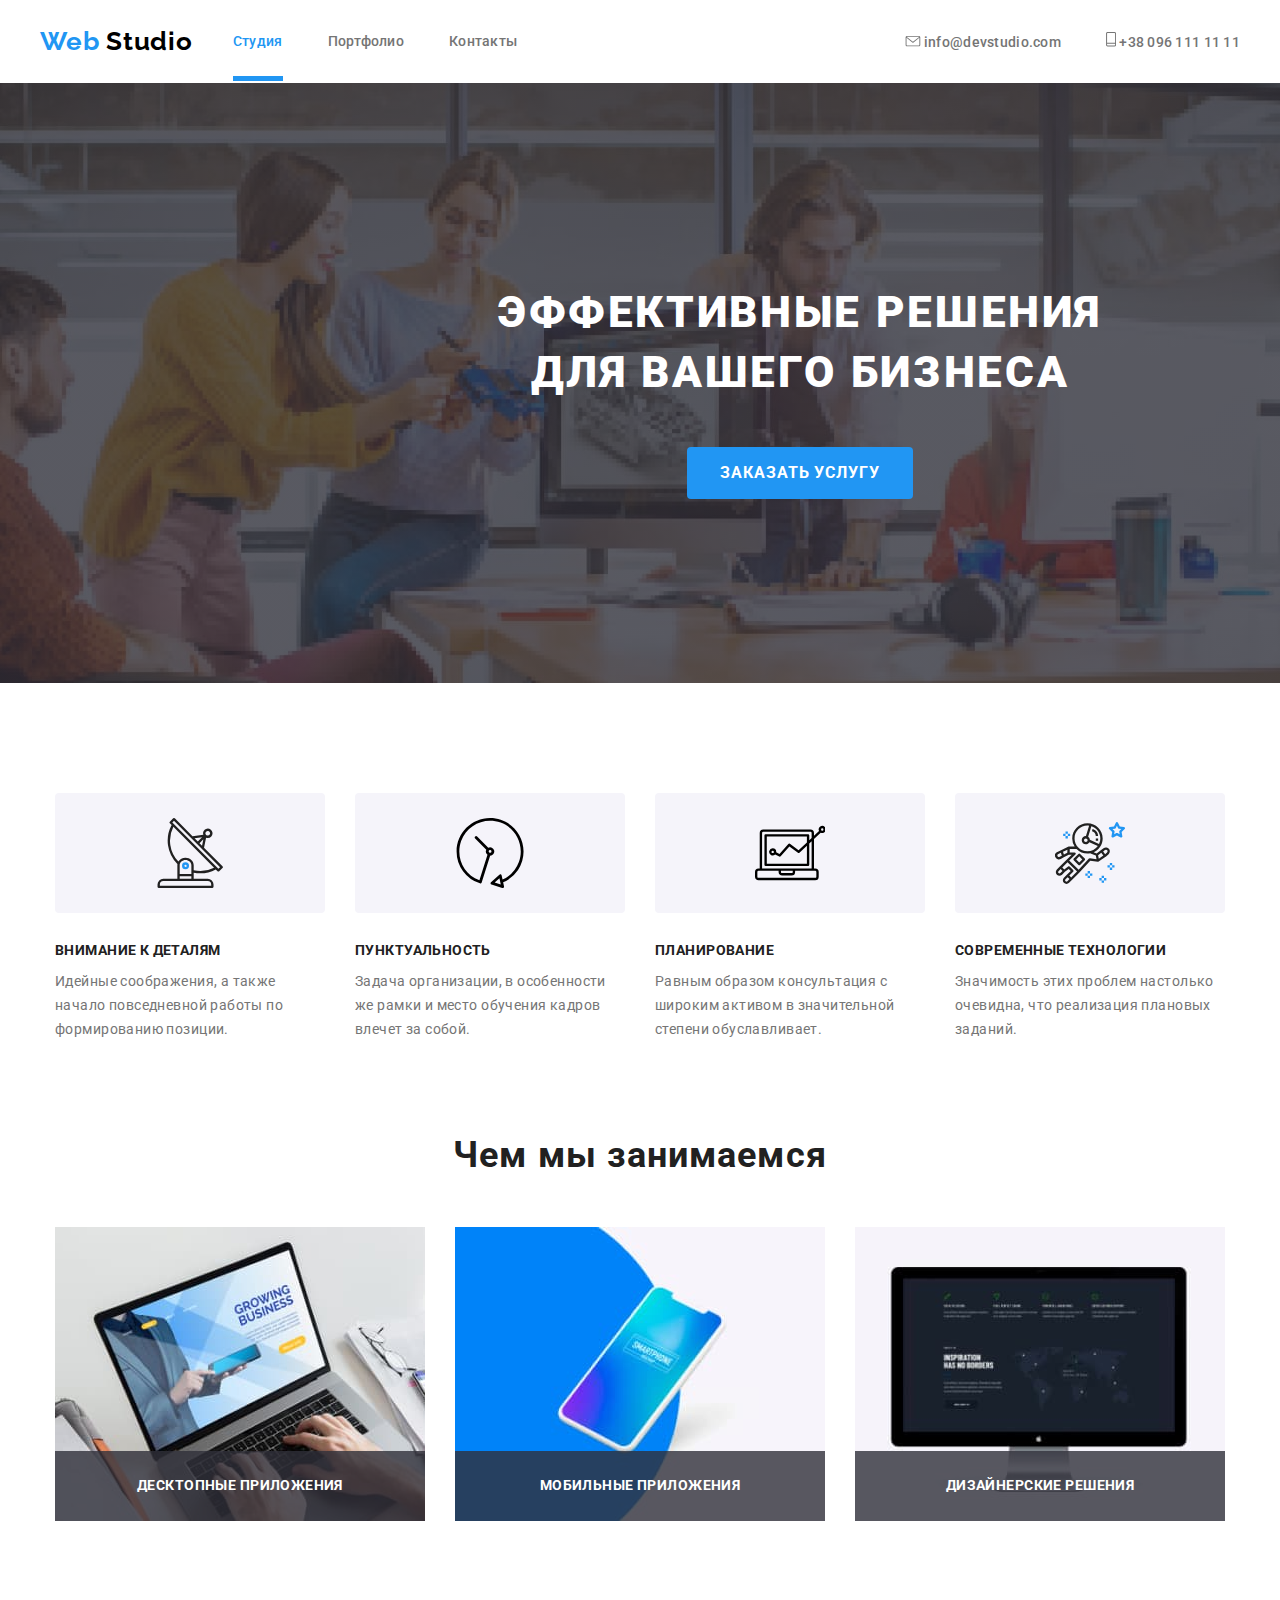
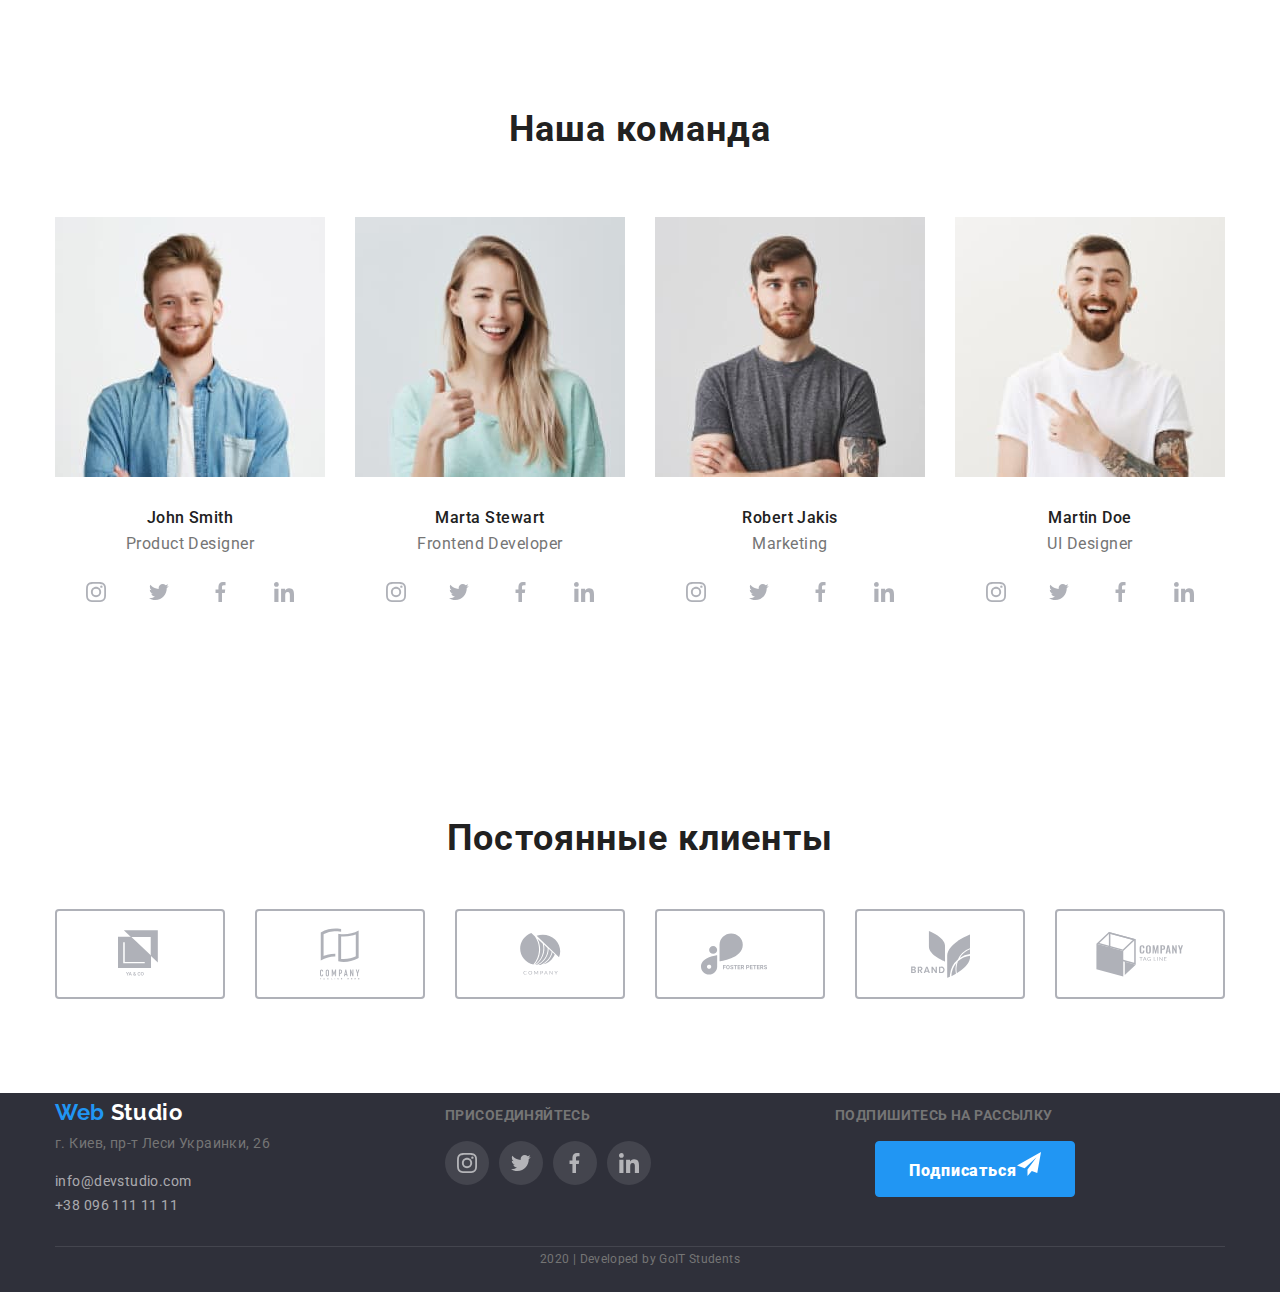
<file: index.html>
<!DOCTYPE html>
<html lang="en">
  <head>
    <meta charset="UTF-8" />
    <meta name="viewport" content="width=device-width, initial-scale=1.0" />
    <title>Document</title>
    <link
      href="https://fonts.googleapis.com/css2?family=Raleway:wght@700&family=Roboto:wght@400;500;700;900&display=swap"
      rel="stylesheet"
    />
    <link rel="stylesheet" href="https://cdnjs.cloudflare.com/ajax/libs/modern-normalize/0.6.0/modern-normalize.min.css"
    />
    <link rel="stylesheet" href="./css/style.css" />
  </head>
  <body class="page">
    <header class="page-header">
      <div class="main-nav">
        <div class="logo">
          <a href="/" class="logo">
            <span class="accent"> Web </span> Studio
          </a>
        </div>
        <div class="site-nav">
          <ul class="site-nav">
              <li class="item"><a href="" class="link current">Студия</a></li>
              <li class="item"><a href="./portfolio.html" class="link">Портфолио</a></li>
              <li class="item"><a href="" class="link">Контакты</a></li>
          </ul>
        </div>
        <div class="contacts">
          <ul class="site-nav">
            <li class="item">
              <a href="mailto:info@devstudio.com" class="link">
                <svg class="icon-contact" width="16px" height="11px">
                  <use href="./images/symbol-defs.svg#icon-envelope"></use>
                </svg>
                info@devstudio.com</a></li>
            <li class="item"><a href="" class="link">
              <svg class="icon-contact" width="10px" height="15px">
                <use href="./images/symbol-defs.svg#icon-mobile"></use>
              </svg>
              +38 096 111 11 11</a></li>
          </ul>
        </div>
      </div>
    </header>
     <main>
       <div class="overlay">
      <section class="hero">
        <h1 class="hero-title">Эффективные решения для вашего бизнеса</h1>
        <a href="" class="button primery">Заказать услугу</a>
      </section>
      </div>
      <section class="section">
      <div class="container">
<div class="advantages">
        <h2 class="advantages-title is-hidden">Наши преимущества</h2>
        <ul class="advantages-list">
          <li class="img">
            <div class="">
            <svg class="advantages-img" width="70" height="70">
              <use href="./images/symbol-defs.svg#icon-satellite"></use>
            </svg>
            </div>
            <!--<img class="advantages-img" src="./images/Vector(1).svg"
              alt="спутниковая тарелка"
              width="65"
            />-->
            <h2 class="advantages-title">Внимание к деталям</h2>
            <p class="section-text">
              Идейные соображения, а также начало повседневной работы по
              формированию позиции.
            </p>
          </li>
          <li class="img">
            <svg class="advantages-img" width="70px" height="70px">
              <use href="./images/symbol-defs.svg#icon-clock"></use>
            </svg>
            <!--<img class="advantages-img" src="./images/Vector(2).svg" alt="часы" width="67" />-->
            <h2 class="advantages-title">Пунктуальность</h2>
            <p class="section-text">
              Задача организации, в особенности же рамки и место обучения кадров
              влечет за собой.
            </p>
          </li>
          <li class="img">
            <svg class="advantages-img" width="70px" height="70px">
              <use href="./images/symbol-defs.svg#icon-laptop"></use>
            </svg>
            <!--<img class="advantages-img" src="./images/Vector(3).svg" alt="компьютер" width="70" />-->
            <h2 class="advantages-title">Планирование</h2>
            <p class="section-text">
              Равным образом консультация с широким активом в значительной
              степени обуславливает.
            </p>
          </li>
          <li class="img">
            <svg class="advantages-img" width="70px" height="70px">
              <use href="./images/symbol-defs.svg#icon-astronaut"></use>
            </svg>
            <!--<img class="advantages-img" src="./images/Vector(4).svg" alt="космонавт" width="55" />-->
            <h2 class="advantages-title">Современные технологии</h2>
            <p class="section-text">
              Значимость этих проблем настолько очевидна, что реализация
              плановых заданий.
            </p>
          </li>
        </ul>
</div>
      </section>
      
      <section class="doing">
        <div class="container">
        <h3 class="doing-title">Чем мы занимаемся</h3>
        <ul class="doing-list">
            <li class="box">
            <div class="activity">
              <a href="">
               <img class="doing-img" src="./images/img-nout.jpg" alt="ноутбук"/></a>
              <div class="activity-link">
                <a href="" class="link">Десктопные приложения</a>
              </div>
            </div>
          </li>
          <li class="box">
            <div class="activity">
              <a href="">
                <img class="doing-img" src="./images/box-tel.jpg" alt="телефон" /></a>
              <div class="activity-link">
                <a href="" class="link">Мобильные приложения</a>
              </div>
            </div>
          </li>
          <li class="box">
            <div class="activity">
              <a href="">
                <img class="doing-img" src="./images/monic.jpg" alt="монитор" /></a>
              <div class="activity-link">
                <a href="" class="link">Дизайнерские решения</a>
              </div>
            </div>
          </li>
        </ul>
        </div>
      </section>
      <div class="container-bgd">
      <section class="team">
        <div class="container container-people">
        <h4 class="team-title">Наша команда</h4>
        <div class="container-team">
        <div class="people">
          <ul class="social-links">
          <li>
            <img class="team-img"
              src="./images/people1.jpg" alt="Джон Смит, дизайнер" width="270"
            />
            <h4 class="team-people">John Smith</h4>
            <p class="team-text">Product Designer</p>
          </li>
        </ul>
        <ul class="social-links">
          <div class="social-icon">
          <li>
              <a href="" aria-label="Ссылка на Instagram" class= "link"> 
              <svg class="icon-link" width="20px" height="20px">
                <use href="./images/symbol-defs.svg#icon-instagram"></use>
              </svg>
              </a>
          </li>
          <li>
            <a href="" aria-label="Ссылка на Twitter" class="link">
              
              <svg class="icon-link" width="20px" height="20px">
                <use href="./images/symbol-defs.svg#icon-twitter"></use>
              
              </svg></a>
          </li>
          <li>
            <a href="" aria-label="Ссылка на Facebook" class="link">
              <svg class="icon-link" width="20px" height="20px">
                <use href="./images/symbol-defs.svg#icon-facebook"></use>
              </svg>
            </a>
          </li>
          <li>
            <a href="" aria-label="Ссылка на Linkedin" class="link">
              <svg class="icon-link" width="20px" height="20px">
                <use href="./images/symbol-defs.svg#icon-linkedin"></use>
              </svg>
            </a>
          </li>
          </div>
        </ul>
        </div>
        <div class="people">
        <ul class="social-links">
          <li>
            <img class="team-img"
              src="./images/people2.jpg"
              alt="Марта Стеварт, фронтэнд разработчик" width="270"
            />
            <h4 class="team-people">Marta Stewart</h4>
            <p class="team-text">Frontend Developer</p>
          </li>
        </ul>
        <ul class="social-links">
          <div class="social-icon">
          <li>
            <a href="" aria-label="Ссылка на Instagram" class="link">
              <svg class="icon-link" width="20px" height="20px">
                <use href="./images/symbol-defs.svg#icon-instagram"></use>
              </svg>
              </a>
          </li>
          <li>
            <a href="" aria-label="Ссылка на Twitter" class="link">
              <svg class="icon-link" width="20px" height="20px">
                <use href="./images/symbol-defs.svg#icon-twitter"></use>
              </svg>
              </a>
          </li>
          <li>
            <a href="" aria-label="Ссылка на Facebook" class="link">
              <svg class="icon-link" width="20px" height="20px">
                <use href="./images/symbol-defs.svg#icon-facebook"></use>
              </svg>
              </a>
          </li>
          <li>
            <a href="" aria-label="Ссылка на Linkedin" class="link">
              <svg class="icon-link" width="20px" height="20px">
                <use href="./images/symbol-defs.svg#icon-linkedin"></use>
              </svg>
              </a>
          </li>
          </div>
        </ul>
        </div>
        <div class="people">
        <ul class="social-links">
          <li>
            <img class="team-img"
              src="./images/people3.jpg" alt="Роберт Джакис, маркетинг" width="270"
            />
            <h4 class="team-people">Robert Jakis</h4>
            <p class="team-text">Marketing</p>
          </li>
        </ul>
        <ul class="social-links">
          <div class="social-icon">
          <li>
            <a href="" aria-label="Ссылка на Instagram" class="link"
              >
              <svg class="icon-link" width="20px" height="20px">
                <use href="./images/symbol-defs.svg#icon-instagram"></use>
              </svg>
            </a>
          </li>
          <li>
            <a href="" aria-label="Ссылка на Twitter" class="link">
              <svg class="icon-link" width="20px" height="20px">
                <use href="./images/symbol-defs.svg#icon-twitter"></use>
              </svg>
              </a>
          </li>
          <li>
            <a href="" aria-label="Ссылка на Facebook" class="link">
              <svg class="icon-link" width="20px" height="20px">
                <use href="./images/symbol-defs.svg#icon-facebook"></use>
              </svg>
              </a>
          </li>
          <li>
            <a href="" aria-label="Ссылка на Linkedin" class="link">
              <svg class="icon-link" width="20px" height="20px">
                <use href="./images/symbol-defs.svg#icon-linkedin"></use>
              </svg>
              </a>
          </li>
          </div>
        </ul>
        </div>
        <div class="people">
        <ul class="social-links">
          <li>
            <img class="team-img"
              src="./images/people4.jpg" alt="Мартин До, дизайнер" width="270"
            />
            <h4 class="team-people">Martin Doe</h4>
            <p class="team-text">UI Designer</p>
          </li>
        </ul>
        <ul class="social-links">
          <div class="social-icon">
          <li>
            <a href="" aria-label="Ссылка на Instagram" class="link">
              <svg class="icon-link" width="20px" height="20px">
                <use href="./images/symbol-defs.svg#icon-instagram"></use>
              </svg>
              </a>
          </li>
          <li>
            <a href="" aria-label="Ссылка на Twitter" class="link">
              <svg class="icon-link" width="20px" height="20px">
                <use href="./images/symbol-defs.svg#icon-twitter"></use>
              </svg>
              </a>
          </li>
          <li>
            <a href="" aria-label="Ссылка на Facebook" class="link">
              <svg class="icon-link" width="20px" height="20px">
                <use href="./images/symbol-defs.svg#icon-facebook"></use>
              </svg>
              </a>
          </li>
          <li>
            <a href="" aria-label="Ссылка на Linkedin" class="link">
              <svg class="icon-link" width="20px" height="20px">
                <use href="./images/symbol-defs.svg#icon-linkedin"></use>
              </svg>
              </a>
          </li>
          </div>
        </ul>
        </div>
        </div>
      </section>
      </div>
      <section class="container">
        <h5 class="customers-title">Постоянные клиенты</h5>
        <ul class="customers-list">
          
          <li class="item">
            <a href="" aria-label="Ссылка на YA&CO" class="link">
              <svg class="icon-link" width="44px" height="49px">
                <use href="./images/symbol-defs.svg#icon-ya"></use>
              </svg>
              </a>
          </li>
          <li class="item">
            <a href="" aria-label="Ссылка на COMPANY TAGLINE HERE" class="link">
              <svg class="icon-link" width="40px" height="52px">
                <use href="./images/symbol-defs.svg#icon-tag-line"></use>
              </svg>
              </a
            >
          </li>
          <li class="item">
            <a href="" aria-label="Ссылка на COMPANY" class="link"> 
              <svg class="icon-link" width="41px" height="42px">
                <use href="./images/symbol-defs.svg#icon-company"></use>
              </svg>
              </a>
          </li>
          <li class="item">
            <a href="" aria-label="Ссылка на FOSTER PETERS" class="link"
              > 
              <svg class="icon-link" width="79px" height="45px">
                <use href="./images/symbol-defs.svg#icon-foster"></use>
              </svg>
              </a>
          </li>
          <li class="item">
            <a href="" aria-label="Ссылка на BRAND" class="link">
              <svg class="icon-link" width="59px" height="47px">
                <use href="./images/symbol-defs.svg#icon-brand"></use>
              </svg>
              </a>
          </li>
          <li class="item">
            <a href="" aria-label="Ссылка на COMPANY TAG LINE" class="link">
              <svg class="icon-link" width="88px" height="45px">
                <use href="./images/symbol-defs.svg#icon-tag"></use>
              </svg>
              </a>
          </li>
          
        </ul>
      </div>
      </section>
      
      </div>
    </main>
    <div class="footer">
    <footer class="container">
      <div class="advantages-list">
      <div class="footer-box">
        <a href="/" class="logo"> Web <span class="studio"> Studio </span> </a>
      <address>
        г. Киев, пр-т Леси Украинки, 26
      </address>
      <ul class="footer-contacts">
        <li><a href="" class="link">info@devstudio.com</a></li>
        <li><a href="" class="link">+38 096 111 11 11</a></li>
      </ul>
      </div>
      <div class="footer-box">
      <b>Присоединяйтесь</b>
      
      <ul class="social-links">
        <div class="footer-links">
        <li>
          <a href="" aria-label="Ссылка на Instagram" class="link">
            <svg class="icon-link" width="20px" height="20px">
              <use href="./images/symbol-defs.svg#icon-instagram"></use>
            </svg>
            </a>
        </li>
        <li>
          <a href="" aria-label="Ссылка на Twitter" class="link">
            <svg class="icon-link" width="20px" height="20px">
              <use href="./images/symbol-defs.svg#icon-twitter"></use>
            </svg>
            </a>
        </li>
        <li>
          <a href="" aria-label="Ссылка на Facebook" class="link">
            <svg class="icon-link" width="20px" height="20px">
              <use href="./images/symbol-defs.svg#icon-facebook"></use>
            </svg>
            </a>
        </li>
        <li>
          <a href="" aria-label="Ссылка на Linkedin" class="link">
            <svg class="icon-link" width="20px" height="20px">
              <use href="./images/symbol-defs.svg#icon-linkedin"></use>
            </svg>
            </a>
        </li>
      </ul>
      </div>
      
      <div class="footer-box">
      <b>Подпишитесь на рассылку</b>
      <ul class="footer-links">
       <li>
        <a href="" class="footer-button">Подписаться <svg class="icon-link" width="24px" height="24px">
          <use href="./images/symbol-defs.svg#icon-convert"></use>
        </svg>
      </a>
       </li>
      </ul>
      </div>
      </div>
      <p class="developed">2020 | Developed by GoIT Students</p>
    </footer>
    </div>
  </body>
</html>
</file>
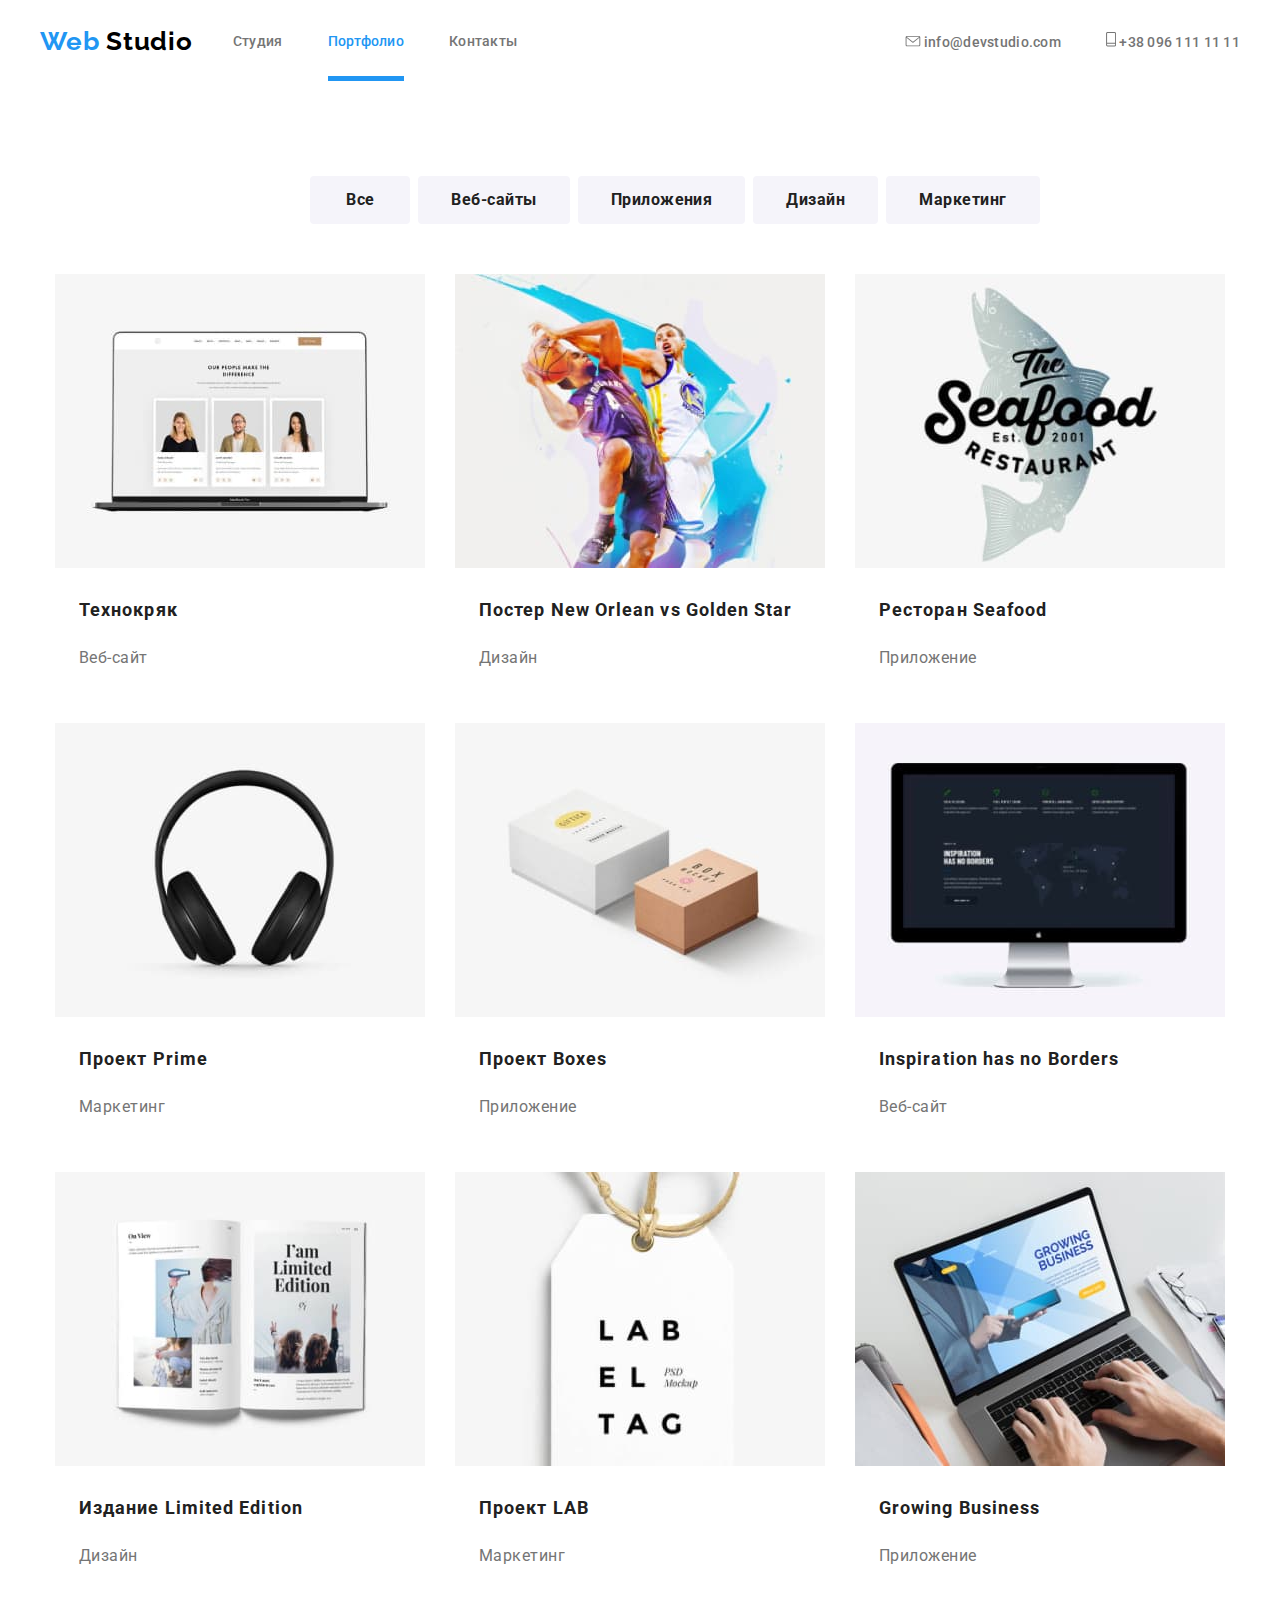
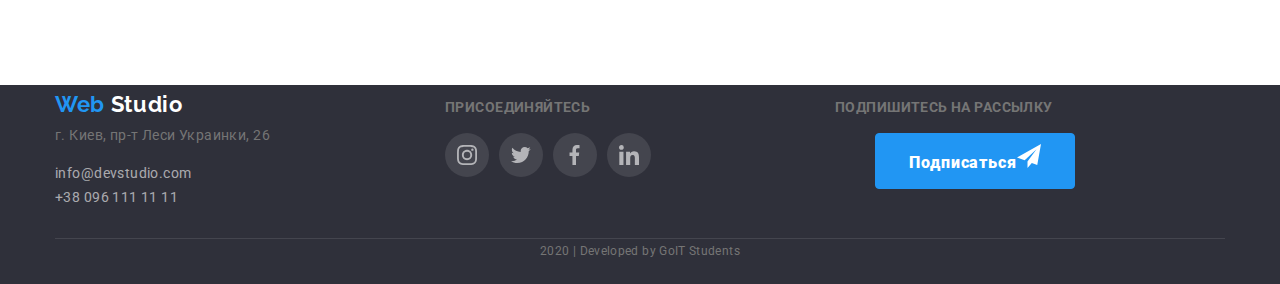
<file: portfolio.html>
<!DOCTYPE html>
<html lang="en">
  <head>
    <meta charset="UTF-8" />
    <meta name="viewport" content="width=device-width, initial-scale=1.0" />
    <title>Document</title>
    <link
      href="https://fonts.googleapis.com/css2?family=Raleway:wght@700&family=Roboto:wght@400;500;700;900&display=swap"
      rel="stylesheet" />
    <link rel="stylesheet" href="https://cdnjs.cloudflare.com/ajax/libs/modern-normalize/0.6.0/modern-normalize.min.css" />
    <link rel="stylesheet" href="./css/style.css" />
  </head>
  <body class="page">
    <header class="page-header">
      <div class="main-nav">
        <div class="logo">
          <a href="/" class="logo">
            <span class="accent"> Web </span> Studio
          </a>
        </div>
        <div class="site-nav">
          <ul class="site-nav">
            <li class="item"><a href="./index.html" class="link">Студия</a></li>
           
            <li class="item"><a href="" class="link current">Портфолио</a></li>
            
            <li class="item"><a href="" class="link">Контакты</a></li>
          </ul>
        </div>
        <div class="contacts">
          <ul class="site-nav">
            <li class="item">
              <a href="mailto:info@devstudio.com" class="link">
                <svg class="icon-contact" width="16px" height="11px">
                  <use href="./images/symbol-defs.svg#icon-envelope"></use>
                </svg>
                info@devstudio.com</a></li>
            <li class="item"><a href="" class="link">
                <svg class="icon-contact" width="10px" height="15px">
                  <use href="./images/symbol-defs.svg#icon-mobile"></use>
                </svg>
                +38 096 111 11 11</a></li>
          </ul>
        </div>
    </header>
    <main>
      <section class="section">
        
        <div class="container-works">
          <h1 class="title is-hidden">Виды портфолио</h1>
          <ul class="list-buttons">
            <li class="item"><a href="" class="buttons">Все</a></li>
            <li class="item"><a href="" class="buttons">Веб-сайты</a></li>
            <li class="item"><a href="" class="buttons">Приложения</a></li>
            <li class="item"><a href="" class="buttons">Дизайн</a></li>
            <li class="item"><a href="" class="buttons">Маркетинг</a></li>
          </ul>
         
           <h2 class="title-portfolio is-hidden">Портфолио</h2>
            <ul class="flex-container">
              
              <li class="flex-element">
                <div class="product">
                <div class="product-card">
                <a>
                  <img
                    src="./images/tehnok.jpg"
                    alt="Характеристика технокряк"
                    width="370"
                  />
                    <div class="product-text">               
                  <p class="text">
                    Технокряк это современная площадка распространения
                    коронавируса. Компании используют эту платформу для
                    цифрового шпионажа и атак на защищённые сервера конкурентов.
                  </p>
                    </div>
                  </div>
                  <h2 class="section-title">Технокряк</h2>
                  <p class="kind-portfolio">Веб-сайт</p>
                </a>
                </div>
               </li>
                
              <li class="flex-element">
                <div class="product">
                <div class="product-card">
                <a>
                  <img
                    src="./images/poster.jpg"
                    alt="Изображение постера"
                    width="370"
                  />                 
                <div class="product-text">
                  <p class="text">
                    Технокряк это современная площадка распространения
                    коронавируса. Компании используют эту платформу для
                    цифрового шпионажа и атак на защищённые сервера конкурентов.
                  </p>
                  </div>
                  </div>
                  <h2 class="section-title">
                   Постер New Orlean vs Golden Star
                  </h2>
                  <p class="kind-portfolio">Дизайн</p>
                </a>
                </div>
              </li>
              
              
              <li class="flex-element">
                <div class="product">
                <div class="product-card">
                <a>
                  <img
                    src="./images/restaurant.jpg"
                    alt="Изображение логотипа"
                    width="370"
                  />                  
                  <div class="product-text">
                  <p class="text">
                    Технокряк это современная площадка распространения
                    коронавируса. Компании используют эту платформу для
                    цифрового шпионажа и атак на защищённые сервера конкурентов.
                  </p>
                  </div>
                  </div>
                  <h2 class="section-title">Ресторан Seafood</h2>
                  <p class="kind-portfolio">Приложение</p>
                </a>
                </div>
              </li>
              
              
              <li class="flex-element">
                <div class="product">
                <div class="product-card">
                <a>
                  <img
                    src="./images/headphones.jpg"
                    alt="Изображение наушников"
                    width="370"
                  />
                  <div class="product-text">               
                  <p class="text">
                    Технокряк это современная площадка распространения
                    коронавируса. Компании используют эту платформу для
                    цифрового шпионажа и атак на защищённые сервера конкурентов.
                  </p>
                  </div>
                  </div>
                   <h2 class="section-title">Проект Prime</h2>
                  <p class="kind-portfolio">Маркетинг</p>
                </a>
                </div>
              </li>
              
              
              <li class="flex-element">
                <div class="product">
                <div class="product-card">
                <a>
                  <img
                    src="./images/boxes.jpg"
                    alt="Изображение коробок"
                    width="370"
                  />
                  <div class="product-text">                 
                  <p class="text">
                    Технокряк это современная площадка распространения
                    коронавируса. Компании используют эту платформу для
                    цифрового шпионажа и атак на защищённые сервера конкурентов.
                  </p>
                  </div>
               </div>
                  <h2 class="section-title">Проект Boxes</h2>
                  <p class="kind-portfolio">Приложение</p>
                </a>
                </div>
              </li>
              
              
              <li class="flex-element">
                <div class="product">
                <div class="product-card">
                <a>
                  <img
                    src="./images/monic.jpg"
                    alt="Изображение монитора"
                    width="370"
                  />                 
                  <div class="product-text">
                  <p class="text">
                    Технокряк это современная площадка распространения
                    коронавируса. Компании используют эту платформу для
                    цифрового шпионажа и атак на защищённые сервера конкурентов.
                  </p>
                  </div>
                  </div>
                  <h2 class="section-title">Inspiration has no Borders</h2>
                  <p class="kind-portfolio">Веб-сайт</p>
                </a>
               </div>
              </li>
              
              
              <li class="flex-element">
                <div class="product">
                <div class="product-card">
                <a>
                  <img
                    src="./images/edition.jpg"
                    alt="Изображение издательства"
                    width="370"
                  />                 
                <div class="product-text">
                  <p class="text">
                    Технокряк это современная площадка распространения
                    коронавируса. Компании используют эту платформу для
                    цифрового шпионажа и атак на защищённые сервера конкурентов.
                  </p>
                  </div>
                  </div>
                  <h2 class="section-title">Издание Limited Edition</h2>
                  <p class="kind-portfolio">Дизайн</p>
                </a>
                </div>
              </li>
              
              
              <li class="flex-element">
                <div class="product">
                <div class="product-card">
                <a>
                  <img
                    src="./images/lab.jpg"
                    alt="Изображение логотипа"
                    width="370"
                  />                 
                <div class="product-text">
                  <p class="text">
                    Технокряк это современная площадка распространения
                    коронавируса. Компании используют эту платформу для
                    цифрового шпионажа и атак на защищённые сервера конкурентов.
                  </p>
                  </div>
                </div>
                  <h2 class="section-title">Проект LAB</h2>
                  <p class="kind-portfolio">Маркетинг</p>
                </a>
                </div>
              </li>
              
              
              <li class="flex-element">
                <div class="product">
                <div class="product-card">
                <a>
                  <img
                    src="./images/img-nout.jpg"
                    alt="Изображение ноутбука"
                    width="370"
                  />                 
                <div class="product-text">
                  <p class="text">
                    Технокряк это современная площадка распространения
                    коронавируса. Компании используют эту платформу для
                    цифрового шпионажа и атак на защищённые сервера конкурентов.
                  </p>
                  </div>
                </div>
                   <h2 class="section-title">Growing Business</h2>
                  <p class="kind-portfolio">Приложение</p>
                </a>
                </div>
              </li>
              
            </ul>
          
        </div>
      </section>
    </main>
    <div class="footer">
    <footer class="container">
      <div class="advantages-list">
        <div class="footer-box">
          <a href="/" class="logo"> Web <span class="studio"> Studio </span> </a>
          <address>
            г. Киев, пр-т Леси Украинки, 26
          </address>
          <ul class="footer-contacts">
            <li><a href="" class="link">info@devstudio.com</a></li>
            <li><a href="" class="link">+38 096 111 11 11</a></li>
          </ul>
        </div>
        <div class="footer-box">
          <b>Присоединяйтесь</b>
    
          <ul class="social-links">
            <div class="footer-links">
              <li>
                <a href="" aria-label="Ссылка на Instagram" class="link">
                  <svg class="icon-link" width="20px" height="20px">
                    <use href="./images/symbol-defs.svg#icon-instagram"></use>
                  </svg>
                </a>
              </li>
              <li>
                <a href="" aria-label="Ссылка на Twitter" class="link">
                  <svg class="icon-link" width="20px" height="20px">
                    <use href="./images/symbol-defs.svg#icon-twitter"></use>
                  </svg>
                </a>
              </li>
              <li>
                <a href="" aria-label="Ссылка на Facebook" class="link">
                  <svg class="icon-link" width="20px" height="20px">
                    <use href="./images/symbol-defs.svg#icon-facebook"></use>
                  </svg>
                </a>
              </li>
              <li>
                <a href="" aria-label="Ссылка на Linkedin" class="link">
                  <svg class="icon-link" width="20px" height="20px">
                    <use href="./images/symbol-defs.svg#icon-linkedin"></use>
                  </svg>
                </a>
              </li>
          </ul>
        </div>
    
        <div class="footer-box">
          <b>Подпишитесь на рассылку</b>
          <ul class="footer-links">
            <li>
              <a href="" class="footer-button">Подписаться <svg class="icon-link" width="24px" height="24px">
                  <use href="./images/symbol-defs.svg#icon-convert"></use>
                </svg>
              </a>
            </li>
          </ul>
        </div>
      </div>
      <p class="developed">2020 | Developed by GoIT Students</p>
    </footer>
  </div>
  </body>
</html>
</file>
<file: css/style.css>
:root {
  --primary-text-color: #757575;
  --title-text-color: #212121;
  --accent-color: #2196f3;
  --primary-white-color: #ffffff;
  --icon-color: #afb1b8;
  --logo-color: #000000;
  --timing-function: cubic-bezier(0.4, 0, 0.2, 1);
}
.page {
  margin: 0;
  background-color: var(--primary-white-color);
  color: var(--primary-text-color);
  font-family: Roboto, Arial;
}

/* цвет основного текста #212121*/

/* вторичный цвет текста #757575*/

/* белый #FFFFFF*/

/* rgba (255, 255, 255, 0,4)*/

/* акцент #2196F3*/

/* вторичный цвет фона F5F4FA*/

html {
  box-sizing: border-box;
}

*,
*::before,
*::after {
  box-sizing: inherit;
}
.page-header {
  /* outline: 2px solid tomato;*/
}

/*главная навигация*/
.main-nav {
  display: flex;
  align-items: center;
  margin-left: auto;
  margin-right: auto;
  width: 1200px;
  /*outline: 2px solid tomato;*/
}

.logo {
  color: var(--logo-color);
  font-family: Raleway, Arial;
  font-weight: bold;
  font-size: 26px;
  line-height: 1.19;
  letter-spacing: 0.03em;
  text-decoration: none;
}

.accent {
  color: var(--accent-color);
}

/*герой*/

.overlay {
  max-width: 1600px;
  height: 600px;
  margin-left: auto;
  margin-right: auto;
  background-image: linear-gradient(
      to right,
      rgba(47, 48, 58, 0.8),
      rgba(47, 48, 58, 0.8)
    ),
    url('../images/Header.jpg');
  background-repeat: no-repeat;
  background-size: cover;
  background-position: center;
  /*outline: 2px solid tomato;*/
  background-color: #212121;
}

.box {
  /*width: 370px;
  margin-right: 30px;*/
  margin-top: 50px;
  padding-bottom: 94px;
  /*border: 2px solid blue;*/
  border-radius: 8px;
}

/*оформление шрифта ссылок чем мы занимаемся*/
.box .link {
  font-weight: bold;
  font-size: 14px;
  line-height: 1.14px;
  text-align: center;
  letter-spacing: 0.03em;
  text-transform: uppercase;
  text-decoration: none;
}

.doing-list .box:not(:last-child) {
  margin-right: 30px;
}

.site-nav .link {
  color: var(--primary-text-color);
  font-weight: 500;
  font-size: 14px;
  line-height: 1.14;
  letter-spacing: 0.02em;
  /*outline: 2px solid tomato;*/
  padding-top: 32px;
  padding-bottom: 32px;
  display: block;
}

.site-nav {
  /*padding-top: 32px;
  padding-bottom: 32px;
  display: block;*/
  display: flex;
  margin-top: 0;
  margin-bottom: 0;
  align-items: baseline;
}

/*цвет перебивает, должен быть 212121*/
/*.site-nav .link {
  color: var(--primary-text-color);
}*/

.site-nav .item {
  margin-right: 45px;
  /*background-color: tomato;*/
}

.site-nav .item:last-child {
  margin-right: 0;
}

.nav-link {
  margin-bottom: 0;
  display: flex;
}

.nav-link .link {
  display: block;
  padding-top: 32px;
  padding-bottom: 32px;
  padding-left: 0;
  /*outline: 2px solid tomato;*/
}

.nav-link .item {
  margin-right: 30px;
  background-color: tomato;
}
.nav-link .item + .item {
  margin-left: 30;
}

/* Телефон и email */
.icon-contact {
  fill: currentColor;
}

.link:hover,
.link:focus {
  color: var(--accent-color);
}

.site-nav .link.current {
  color: var(--accent-color);
}

.contacts {
  /*display: flex;
  flex-wrap: nowrap;*/
  margin-left: auto;
}

/*hero*/
.hero {
  color: var(--primary-white-color);
  font-weight: 900;
  font-size: 44px;
  line-height: 1.37;
  text-align: center;
  letter-spacing: 0.06em;
  text-transform: uppercase;
  width: 1600px;
  height: 600px;
  /*display: flex;*/
  /*margin-top: 0;
  margin-bottom: 0;
  outline: 2px solid tomato;*/
}

.hero-title {
  font-weight: 900;
  font-size: 44px;
  line-height: 1.36;
  text-align: center;
  letter-spacing: 0.06em;
  text-transform: uppercase;

  padding-top: 200px;
  padding: 200px 452px 30px 452px;
  margin: 0;
}

.container {
  width: 1200px;
  padding-left: 15px;
  padding-right: 15px;
  margin: 0 auto;
}

/*падинг верх наша команда*/
.container-people {
  /*padding-top: 94px;*/
}

/*наши преимущества*/

.is-hidden {
  display: none;
}

.advantages {
  padding-top: 94px;
  padding-bottom: 94px;
  /*display: flex;*/
  /*margin-top: 94px;*/
  /*display: flex;*/

  /*outline: 2px solid tomato;*/
}

.advantages-list {
  display: flex;
  align-items: baseline;
  padding-left: 0;
  margin-bottom: 0;
  /*padding-top: 48px;*/
  /*fill: #212121;*/
}

.img {
  width: 278px;
  margin-right: 30px;
  /*background-color: rgb(92, 185, 221);*/
}

.advantages-img {
  width: 270px;
  height: 120px;
  display: block;
  padding: 25px 100px;
  background-color: #f5f4fa;

  /*border: 2px solid blue;*/
  border-radius: 4px;
}

.img:last-child {
  margin-right: 0;
}

/*.peolpe {
  display: flex;
  flex-wrap: wrap;
  width: 278px;
  margin-right: 30px;
  padding-left: 0;
}*/
.doing {
  /*display: flex;*/
  /*outline: 2px solid tomato;*/
}

.doing-img {
  width: 370px;
  /*padding-bottom: 94px;*/
}

.doing-list {
  display: flex;
  /*width: 1230px;*/
  margin-top: 0px;
  margin-bottom: 0px;
  padding-left: 0px;
}

.social-links {
  padding-left: 0px;
  /*margin-right: 30px;*/
  /* margin-top: 24px;*/ /*лезит в нашей команде сверху*/
}

.social-icon {
  display: flex;
  justify-content: space-evenly;
}

.section-title {
  color: var(--title-text-color);

  font-weight: bold;
  font-size: 18px;
  line-height: 2;
  letter-spacing: 0.06em;
  /*text-transform: uppercase;*/
  margin-top: 20px;
  margin-bottom: 0;
  padding-right: 24px;
  padding-left: 24px;
}

.section-text {
  color: var(--primary-text-color);
  font-weight: normal;
  font-size: 14px;
  line-height: 1.72;
  letter-spacing: 0.03em;
  margin-top: 10px;
  margin-bottom: 0;
}

.advantages-title {
  color: var(--title-text-color);
  font-weight: bold;
  font-size: 14px;
  line-height: 1.14;
  letter-spacing: 0.03em;
  text-transform: uppercase;
  margin-top: 30px;
  margin-bottom: 10px;
}

.kind-portfolio {
  font-weight: normal;
  font-size: 16px;
  line-height: 1.8;
  letter-spacing: 0.03em;
  color: var(--primary-text-color);
  margin-bottom: 20px;
  padding-right: 24px;
  padding-left: 24px;
}

.doing-title,
.team-title {
  /*display: flex;*/
  color: var(--title-text-color);
  font-weight: bold;
  font-size: 36px;
  line-height: 1.16;
  text-align: center;
  letter-spacing: 0.03em;
  margin: 0;
  /*padding-top: 94px;*/
}

.team-title {
  padding-top: 94px;
}

/*background секции наша команда*/
.container-bgd {
  background-color: var(--primary-white-color);
}

.container-team {
  display: flex;
  padding-left: 0px;
  margin-top: 50px;
  padding-bottom: 94px;
}

/* Карточка сотрудника */
.people {
  margin-bottom: 0px;
  padding-left: 0px;
  width: 270px;
  margin-right: 30px;
  border-radius: 8px;
  transition: box-shadow 250ms var(--timing-function);
}

.people:hover,
.people:focus {
  box-shadow: 0px 5px 5px rgba(0, 0, 0, 0.5); /* Параметры тени */
}

.team {
  /*outline: 2px solid tomato;*/
}

.team-list {
  display: flex;
  flex-wrap: wrap;
  padding-left: 0;
}

.team-people {
  color: var(--title-text-color);
  font-weight: 500;
  font-size: 16px;
  line-height: 0.84;
  text-align: center;
  letter-spacing: 0.03em;
  margin-top: 30px;
  margin-bottom: 0;
}

.team-text {
  color: var(--primary-text-color);
  font-weight: normal;
  font-size: 16px;
  line-height: 1.19;
  text-align: center;
  letter-spacing: 0.03em;
  margin-top: 10px;
  margin-bottom: 0px;
}

.customers {
  /*outline: 2px solid tomato;*/
}

.customers-title {
  color: var(--title-text-color);
  font-weight: bold;
  font-size: 36px;
  line-height: 1.16;
  text-align: center;
  letter-spacing: 0.03em;
  margin: 0px;
  padding-top: 94px;
}

.customers-list {
  display: flex;
  padding-left: 0px;
  padding-bottom: 94px;
  justify-content: space-between;
  margin: 0px;
}

.customers-list .item {
  /*width: 170px;
  height: 90px;
  display: flex;
  justify-content: center;
  align-items: center;
  border: 3px solid var(--icon-color);
  border-radius: 4px;*/
  /* margin-top: 50px;*/
}

.customers-list .item:not(:last-child) {
  margin-right: 30px;
}

/*ховер на постоянных клиентах 01.06.20*/

.customers-list .link:hover,
.customers-list .link:focus {
  color: var(--accent-color);
  border-color: var(--accent-color);
}

.customers-list .link {
  /*display: block;
  color: var(--icon-color);*/
  margin-top: 50px;
  display: flex;
  align-items: center;
  justify-content: center;
  padding: 0;
  border: 2px solid var(--icon-color);
  width: 170px;
  height: 90px;
  color: var(--icon-color);
  border-radius: 4px;
  transition: color 250ms var(--timing-function),
    border-color 250ms var(--timing-function);
}

.link .item {
  color: var(--icon-color);
}

.link {
  color: var(--title-text-color);
  transition: color 250ms var(--timing-function);
}

/*button*/
.button {
  color: var(--title-text-color);
}

.buttons {
  background-color: #f5f4fa;
  color: var(--title-text-color);
  font-family: inherit;
  font-weight: bold;
  font-size: 16px;
  line-height: 1.6;
  letter-spacing: 0.03em;
  text-decoration: none;
  display: inline-block;
  border-radius: 4px;
  padding: 10px 32px;
  min-width: 100px;
  text-align: center;
  border: 1px solid transparent;
  transition: color 250ms var(--timing-function),
    background-color 250ms var(--timing-function);
}

.list-buttons {
  display: flex;
  justify-content: center;
  margin: 0;
  margin-left: 30px;
}

.button.primery {
  background-color: var(--accent-color);
  color: var(--primary-white-color);
  font-family: inherit;
  font-weight: bold;
  font-size: 16px;
  line-height: 1.88;
  letter-spacing: 0.06em;
  text-decoration: none;
  display: inline-block;
  border-radius: 4px;
  padding: 10px 32px;
  min-width: 200px;
  text-align: center;
  border: 1px solid transparent;
  /*margin-bottom: 196px;*/
}

.list-buttons :hover {
  color: var(--primary-white-color);
  background-color: var(--accent-color);
  font-family: inherit;
  border-radius: 4px;
}

.text {
  color: var(--primary-white-color);
  font-weight: normal;
  font-size: 18px;
  line-height: 1.61;
  letter-spacing: 0.03em;
}

/* Значки соцсетей */
.social-links .link {
  display: flex;
  align-items: center;
  justify-content: center;
  padding: 0;
  border: none;
  width: 44px;
  height: 44px;
  color: var(--icon-color);
  border-radius: 50%;
  transition: color 250ms var(--timing-function),
    background-color 250ms var(--timing-function);
}

.icon-link {
  display: inline-block;
  text-align: center;
  fill: currentColor;
}

.social-links .link:hover,
.social-links .link:focus {
  color: white;
  background-color: #2196f3;
}

/*футер*/
/*background footer*/
.footer {
  background-color: #2f303a;
}

.footer-box {
  width: 380px;
  margin-right: 30px;
}

.footer .logo {
  color: var(--accent-color);
  font-weight: bold;
  font-size: 22px;
  line-height: 1.77;
  letter-spacing: 0.03em;
  text-decoration: none;
}

.studio {
  color: var(--primary-white-color);
}

address {
  font-style: normal;
  font-weight: normal;
  font-size: 14px;
  line-height: 1.58;
  letter-spacing: 0.03em;
}

.footer .link {
  font-style: normal;
  font-weight: normal;
  font-size: 14px;
  line-height: 1.71;
  letter-spacing: 0.03em;
  color: rgba(255, 255, 255, 0.6);
}

.footer-contacts {
  padding: 0;
}

b {
  font-weight: bold;
  font-size: 14px;
  line-height: 1.14;
  letter-spacing: 0.03em;
  text-transform: uppercase;
}

.footer-button {
  color: var(--primary-white-color);
  font-family: inherit;
  font-weight: 900;
  font-size: 16px;
  line-height: 1.88;
  display: flex;
  align-items: baseline;
  justify-content: center;
  text-align: center;
  letter-spacing: 0.06em;
  text-decoration: none;
  border-radius: 4px;
  min-width: 200px;
  border: 1px solid transparent;
  border-color: var(--accent-color);
  padding: 10px 28px 10px 28px;
  background-color: var(--accent-color);
  /*margin-bottom: 218px;*/
}

.footer-links {
  display: flex;
  width: 206px;
  justify-content: space-between;
}

/* Значки соцсетей в футере */
.footer-links .link {
  border: 5px;
  width: 44px;
  height: 44px;
  background-color: rgba(255, 255, 255, 0.1);
  border-radius: 50%;
}

.developed {
  font-size: 12px;
  line-height: 2;
  text-align: center;
  letter-spacing: 0.03em;
  margin-bottom: 0px;
  padding-bottom: 21px;
  border-top: 1px solid rgba(255, 255, 255, 0.1);
}

/*портфолио*/

.section {
  /*outline: 2px solid tomato;*/
}

.section .title {
  margin: 0;
  padding-top: 91px;
}

.container-works {
  width: 1200px;
  padding-left: 15px;
  padding-right: 15px;
  padding-top: 93px;
  margin-left: auto;
  margin-right: auto;
  /*outline: 2px solid tomato;*/
}

.title-portfolio {
  margin: 0;
}

.flex-container {
  display: flex;
  flex-wrap: wrap;
  padding-left: 0;
  padding-bottom: 94px;
  margin-top: 50px;
  margin-bottom: 0;
  /*background-color: teal;*/
}

.flex-element {
  width: 370px;
  margin-right: 30px;
  margin-bottom: 30px;
  transition: box-shadow 250ms var(--timing-function);

  /*background-color: tomato;*/
}

.flex-element:nth-child(3n + 3) {
  margin-right: 0px;
}

.flex-element:nth-last-child(-n + 3) {
  margin-bottom: 0px;
}

.flex-element:hover {
  box-shadow: 0px 5px 5px rgba(0, 0, 0, 0.5); /* Параметры тени */
}

.list-buttons .item + .item {
  margin-left: 8px;
}

li {
  list-style-type: none;
}

/*убираем подчеркивание у ссылок*/
.link {
  text-decoration: none;
}

/*Позиционирование в чем мы занимаемся*/
.activity {
  position: relative;
  height: 294px;
}

.activity-link {
  position: absolute;
  bottom: 0;
  display: flex;
  width: 370px;
  height: 70px;
  justify-content: center;
  align-items: center;
  background-color: rgba(47, 48, 58, 0.8);
}

.activity-link .link {
  color: var(--primary-white-color);
  transition: color 250ms var(--timing-function);
}

.activity-link .link:hover {
  color: var(--accent-color);
}

/*оверлоу для каждой карточки*/
.product-card {
  position: relative;
  overflow: hidden;
}

.product-card::before {
  display: inline-block;
  position: absolute;
  content: '';
  width: 100%;
  height: 100%;
  background-color: rgba(33, 150, 243, 0.9);
  transform: translateY(100%);
  transition: transform 250ms cubic-bezier(0.4, 0, 0.2, 1);
}

.product-card::before {
  opacity: 1;
}

.product-text {
  position: absolute;
  top: 0;
  bottom: 0;
  padding: 63px 24px;
  opacity: 0;
}

.product-text:hover {
  opacity: 1;
}

.product:hover .product-card::before {
  transform: translateY(0);
}

/*псевдоэлемент подчеркивание текуще страницы*/
/*.link.current {
  position: relative;
}*/
.current {
  position: relative;

  display: block;
  /*padding: 10px 20px;*/
  text-decoration: none;
  color: currentColor;
}

.current::after {
  content: '';

  position: absolute;
  left: 0;
  bottom: 0;

  display: block;
  width: 100%;
  height: 5px;
  background-color: var(--accent-color);

  /* content: '';
  position: absolute;
  /*left: 0;
  bottom: 0;
  display: block;

  width: 100%;
  height: 4px;
  border-radius: 2px;

  background-color: var(--accent-color);*/
}

/*.baby {
  margin-right: 45px;
}*/
</file>
